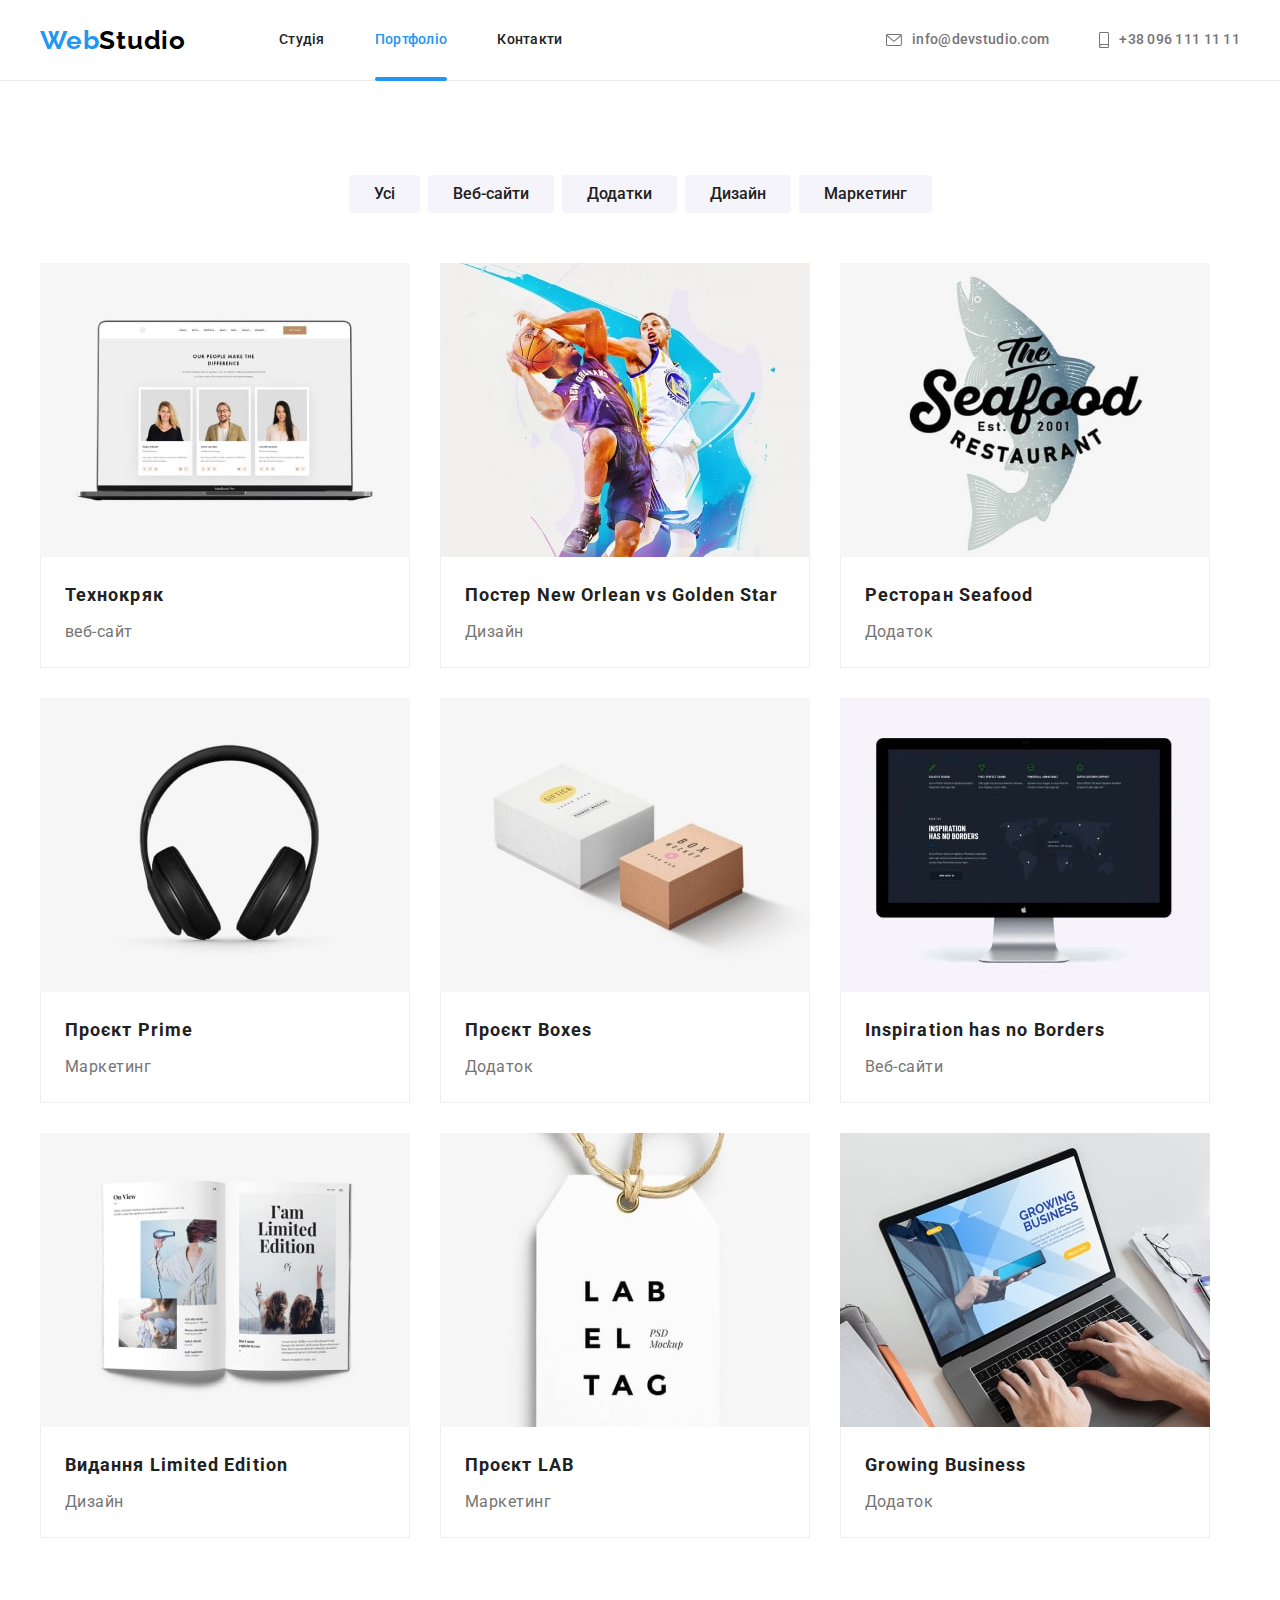
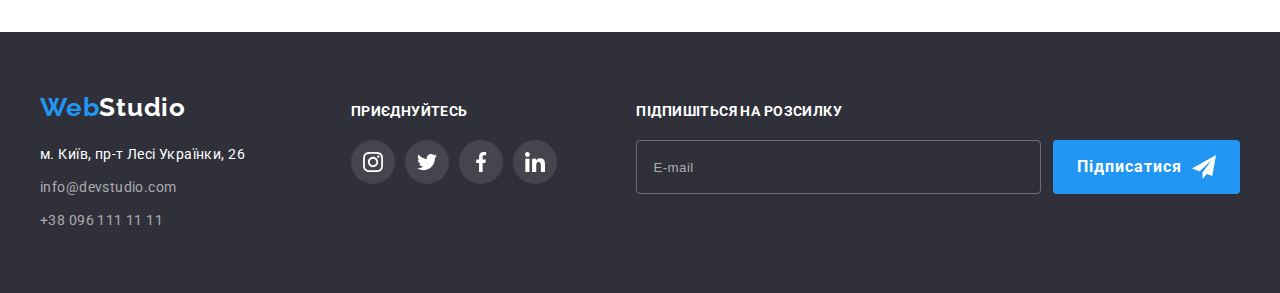
<file: portfolio.html>
<!DOCTYPE html>
<html lang="uk">
  <head>
    <meta charset="UTF-8" />
    <meta http-equiv="X-UA-Compatible" content="IE=edge" />
    <meta name="viewport" content="width=device-width, initial-scale=1.0" />
    <title>WebStudio</title>
    <link
      rel="stylesheet"
      href="https://cdnjs.cloudflare.com/ajax/libs/modern-normalize/1.1.0/modern-normalize.min.css"
      integrity="sha512-wpPYUAdjBVSE4KJnH1VR1HeZfpl1ub8YT/NKx4PuQ5NmX2tKuGu6U/JRp5y+Y8XG2tV+wKQpNHVUX03MfMFn9Q=="
      crossorigin="anonymous"
      referrerpolicy="no-referrer"
    />
    <link rel="stylesheet" href="./css/styles.css" />
    <link rel="preconnect" href="https://fonts.googleapis.com" />
    <link rel="preconnect" href="https://fonts.gstatic.com" crossorigin />
    <link
      href="https://fonts.googleapis.com/css2?family=Raleway:wght@700&family=Roboto:wght@400;500;700;900&display=swap"
      rel="stylesheet"
    />
  </head>
  <body>
    <header class="header">
      <div class="container">
        <nav class="header-navigation">
          <a href="./index.html" class="header-logo"
            ><span class="logo-web">Web</span>Studio</a
          >
          <ul class="nav-list">
            <li><a href="./index.html" class="nav-link">Студія</a></li>
            <li>
              <a href="./portfolio.html" class="nav-link active">Портфоліо</a>
            </li>
            <li><a href="#" class="nav-link">Контакти</a></li>
          </ul>
        </nav>
        <ul class="contacts-list">
          <li class="contact-item">
            <a class="contact-header-link" href="mailto:info@devstudio.com"
              ><svg class="contacts-icon" width="16" height="12">
                <use href="./images/symbol-defs.svg#icon-envelope"></use></svg
              >info@devstudio.com</a
            >
          </li>
          <li class="contact-item">
            <a class="contact-header-link" href="tel:+380961111111"
              ><svg class="contacts-icon" width="10" height="16">
                <use href="./images/symbol-defs.svg#icon-smartphone"></use></svg
              >+38 096 111 11 11</a
            >
          </li>
        </ul>
      </div>
    </header>
    <main class="main">
      <section class="portfolio">
        <div class="container">
          <ul class="filter-buttons">
            <li><button type="button" class="button-secondary">Усі</button></li>
            <li>
              <button type="button" class="button-secondary">Веб-сайти</button>
            </li>
            <li>
              <button type="button" class="button-secondary">Додатки</button>
            </li>
            <li>
              <button type="button" class="button-secondary">Дизайн</button>
            </li>
            <li>
              <button type="button" class="button-secondary">Маркетинг</button>
            </li>
          </ul>
          <ul class="portfolio-list">
            <li class="portfolio-item">
              <a
                class="portfolio-link"
                href="#"
                target="_blank"
                rel="noopener noreferrer nofolow"
              >
                <div class="portfolio-animation-box">
                  <img
                    src="./images/technocrack.jpg"
                    alt="Веб-сайт"
                    width="370"
                  />
                  <p class="overlay">
                    Ресурс пропонує комплексні пропозиції з різним рівнем
                    функціоналу та сервісів. Все це дозволить відвідувачу
                    отримати вичерпні відомості про компанію чи приватну особу.
                  </p>
                </div>
                <div class="portfolio-item-border">
                  <h2 class="portfolio-title">Технокряк</h2>
                  <p class="portfolio-description">веб-сайт</p>
                </div>
              </a>
            </li>
            <li class="portfolio-item">
              <a
                class="portfolio-link"
                href="#"
                target="_blank"
                rel="noopener noreferrer nofolow"
              >
                <div class="portfolio-animation-box">
                  <img src="./images/poster.jpg" alt="постер" width="370" />
                  <p class="overlay">
                    Ресурс пропонує комплексні пропозиції з різним рівнем
                    функціоналу та сервісів. Все це дозволить відвідувачу
                    отримати вичерпні відомості про компанію чи приватну особу.
                  </p>
                </div>
                <div class="portfolio-item-border">
                  <h2 class="portfolio-title">
                    Постер New Orlean vs Golden Star
                  </h2>
                  <p class="portfolio-description">Дизайн</p>
                </div>
              </a>
            </li>
            <li class="portfolio-item">
              <a
                class="portfolio-link"
                href="#"
                target="_blank"
                rel="noopener noreferrer nofolow"
              >
                <div class="portfolio-animation-box">
                  <img
                    src="./images/restaurant.jpg"
                    alt="лого ресторану"
                    width="370"
                  />
                  <p class="overlay">
                    Ресурс пропонує комплексні пропозиції з різним рівнем
                    функціоналу та сервісів. Все це дозволить відвідувачу
                    отримати вичерпні відомості про компанію чи приватну особу.
                  </p>
                </div>
                <div class="portfolio-item-border">
                  <h2 class="portfolio-title">Ресторан Seafood</h2>
                  <p class="portfolio-description">Додаток</p>
                </div>
              </a>
            </li>
            <li class="portfolio-item">
              <a
                class="portfolio-link"
                href="#"
                target="_blank"
                rel="noopener noreferrer nofolow"
              >
                <div class="portfolio-animation-box">
                  <img
                    src="./images/headphones.jpg"
                    alt="навушники"
                    width="370"
                  />
                  <p class="overlay">
                    Ресурс пропонує комплексні пропозиції з різним рівнем
                    функціоналу та сервісів. Все це дозволить відвідувачу
                    отримати вичерпні відомості про компанію чи приватну особу.
                  </p>
                </div>
                <div class="portfolio-item-border">
                  <h2 class="portfolio-title">Проєкт Prime</h2>
                  <p class="portfolio-description">Маркетинг</p>
                </div>
              </a>
            </li>
            <li class="portfolio-item">
              <a
                class="portfolio-link"
                href="#"
                target="_blank"
                rel="noopener noreferrer nofolow"
              >
                <div class="portfolio-animation-box">
                  <img src="./images/boxes.jpg" alt="коробочка" width="370" />
                  <p class="overlay">
                    Ресурс пропонує комплексні пропозиції з різним рівнем
                    функціоналу та сервісів. Все це дозволить відвідувачу
                    отримати вичерпні відомості про компанію чи приватну особу.
                  </p>
                </div>
                <div class="portfolio-item-border">
                  <h2 class="portfolio-title">Проєкт Boxes</h2>
                  <p class="portfolio-description">Додаток</p>
                </div>
              </a>
            </li>
            <li class="portfolio-item">
              <a
                class="portfolio-link"
                href="#"
                target="_blank"
                rel="noopener noreferrer nofolow"
              >
                <div class="portfolio-animation-box">
                  <img src="./images/web-site.jpg" alt="веб-сайт" width="370" />
                  <p class="overlay">
                    Ресурс пропонує комплексні пропозиції з різним рівнем
                    функціоналу та сервісів. Все це дозволить відвідувачу
                    отримати вичерпні відомості про компанію чи приватну особу.
                  </p>
                </div>
                <div class="portfolio-item-border">
                  <h2 class="portfolio-title">Inspiration has no Borders</h2>
                  <p class="portfolio-description">Веб-сайти</p>
                </div>
              </a>
            </li>
            <li class="portfolio-item">
              <a
                class="portfolio-link"
                href="#"
                target="_blank"
                rel="noopener noreferrer nofolow"
              >
                <div class="portfolio-animation-box">
                  <img src="./images/publication.jpg" alt="книга" width="370" />
                  <p class="overlay">
                    Ресурс пропонує комплексні пропозиції з різним рівнем
                    функціоналу та сервісів. Все це дозволить відвідувачу
                    отримати вичерпні відомості про компанію чи приватну особу.
                  </p>
                </div>
                <div class="portfolio-item-border">
                  <h2 class="portfolio-title">Видання Limited Edition</h2>
                  <p class="portfolio-description">Дизайн</p>
                </div>
              </a>
            </li>
            <li class="portfolio-item">
              <a
                class="portfolio-link"
                href="#"
                target="_blank"
                rel="noopener noreferrer nofolow"
              >
                <div class="portfolio-animation-box">
                  <img src="./images/lab.jpg" alt="лого проекту" width="370" />
                  <p class="overlay">
                    Ресурс пропонує комплексні пропозиції з різним рівнем
                    функціоналу та сервісів. Все це дозволить відвідувачу
                    отримати вичерпні відомості про компанію чи приватну особу.
                  </p>
                </div>
                <div class="portfolio-item-border">
                  <h2 class="portfolio-title">Проєкт LAB</h2>
                  <p class="portfolio-description">Маркетинг</p>
                </div>
              </a>
            </li>
            <li class="portfolio-item">
              <a
                class="portfolio-link"
                href="#"
                target="_blank"
                rel="noopener noreferrer nofolow"
              >
                <div class="portfolio-animation-box">
                  <img src="./images/app.jpg" alt="додаток" width="370" />
                  <p class="overlay">
                    Ресурс пропонує комплексні пропозиції з різним рівнем
                    функціоналу та сервісів. Все це дозволить відвідувачу
                    отримати вичерпні відомості про компанію чи приватну особу.
                  </p>
                </div>
                <div class="portfolio-item-border">
                  <h2 class="portfolio-title">Growing Business</h2>
                  <p class="portfolio-description">Додаток</p>
                </div>
              </a>
            </li>
          </ul>
        </div>
      </section>
    </main>
    <footer class="footer">
      <div class="container">
        <div class="footer-adress-section">
          <a href="#" class="footer-logo"
            ><span class="logo-web">Web</span>Studio</a
          >
          <address class="address">
            <ul class="address-list">
              <li class="address-item">
                <a
                  href="https://goo.gl/maps/hwoyvG3h6WkW7fARA"
                  target="_blank"
                  rel="noopener noreferrer nofolow"
                  class="map-link"
                >
                  м. Київ, пр-т Лесі Українки, 26
                </a>
              </li>
              <li class="address-item">
                <a href="mailto:info@devstudio.com" class="address-link"
                  >info@devstudio.com</a
                >
              </li>
              <li class="address-item">
                <a href="tel:+380961111111" class="address-link"
                  >+38 096 111 11 11</a
                >
              </li>
            </ul>
          </address>
        </div>
        <div class="footer-soc-section">
          <p class="footer-soc-description">приєднуйтесь</p>
          <ul class="footer-soc-list">
            <li class="footer-soc-list-item">
              <a
                class="footer-soc-link"
                href="https://www.instagram.com/"
                target="_blank"
                rel="noopener noreferrer nofolow"
                ><svg class="footer-soc-icon" width="20" height="20">
                  <use
                    href="./images/symbol-defs.svg#icon-instagram"
                  ></use></svg
              ></a>
            </li>
            <li class="footer-soc-list-item">
              <a
                class="footer-soc-link"
                href="https://twitter.com/?lang=uk"
                target="_blank"
                rel="noopener noreferrer nofolow"
                ><svg class="footer-soc-icon" width="20" height="20">
                  <use href="./images/symbol-defs.svg#icon-twitter"></use></svg
              ></a>
            </li>
            <li class="footer-soc-list-item">
              <a
                class="footer-soc-link"
                href="https://www.facebook.com/"
                target="_blank"
                rel="noopener noreferrer nofolow"
                ><svg class="footer-soc-icon" width="20" height="20">
                  <use href="./images/symbol-defs.svg#icon-facebook"></use></svg
              ></a>
            </li>
            <li class="footer-soc-list-item">
              <a
                class="footer-soc-link"
                href="https://www.linkedin.com/"
                target="_blank"
                rel="noopener noreferrer nofolow"
                ><svg class="footer-soc-icon" width="20" height="20">
                  <use href="./images/symbol-defs.svg#icon-linkedin"></use></svg
              ></a>
            </li>
          </ul>
        </div>
        <div class="foter-sub-section">
          <p class="footer-sub-description">Підпишіться на розсилку</p>
          <div class="footer-sub-form">
            <input class="footer-sub-input" type="text" placeholder="E-mail" />
            <button class="button subscribe">
              Підписатися
              <svg width="24" height="24">
                <use href="./images/symbol-defs.svg#icon-plain"></use>
              </svg>
            </button>
          </div>
        </div>
      </div>
    </footer>
  </body>
</html>
</file>
<file: css/styles.css>
/* колір заголовків #212121 */
/* колір вторинного тексту #757575 */
/* колір акцентів #2196F3 */
/* колір ховеру фокусу #188ce8 */
/* колір основного фона #FFFFFF */
/* колір вторинного фона #2F303A */
/* колір акцентованого фону #F5F4FA */
/* колір обводки #eeeeee */

:root {
  --title-text-color: #212121;
  --paragraph-text-color: #757575;
  --secondary-text-color: #ffffff;
  --accent-color: #2196f3;
  --hover-focus-color: #188ce8;
  --background-main-color: #ffffff;
  --background-footer-color: #2f303a;
  --background-secondary-color: #f5f4fa;
  --border-item-color: #eeeeee;
  --secondary-icon-color: #afb1b8;
  --main-font: 'Roboto';
}

p,
h1,
h2,
h3,
h4,
h5,
h6 {
  margin: 0;
}

ul,
ol {
  margin: 0;
  padding-left: 0;
}

address {
  font-style: normal;
}

img {
  display: block;
  max-width: 100%;
  height: auto;
}

body {
  margin: 0;
  background: var(--background-main-color);
  color: var(--title-text-color);
  font-family: var(--main-font), sans-serif;
}
.container {
  margin: 0 auto;
  width: 1200px;
  padding-left: 15px;
  padding-right: 15px;
}

/* ---------------------- buttons ---------------------- */
.button {
  padding: 10px 32px;
  border-radius: 4px;
  border: 0px;
  font-family: inherit;
  font-weight: 700;
  font-size: 16px;
  line-height: 1.88;
  letter-spacing: 0.06em;
  color: var(--secondary-text-color);
  background-color: var(--accent-color);
  cursor: pointer;
  transition-property: background-color;
  transition-duration: 250ms;
  transition-timing-function: cubic-bezier(0.4, 0, 0.2, 1);
}
.modal {
  padding: 10px 52px;
}
.subscribe {
  padding: 10px 24px;
  display: flex;
  align-items: center;
  gap: 10px;
  fill: var(--background-main-color);
}
.button:hover {
  background-color: var(--hover-focus-color);
}
.button:focus {
  background-color: var(--hover-focus-color);
}
.button-secondary {
  padding: 6px 25px;
  border-radius: 4px;
  border: 0px;
  font-family: inherit;
  font-weight: 500;
  font-size: 16px;
  line-height: 1.62;
  color: var(--title-text-color);
  background-color: var(--background-secondary-color);
  cursor: pointer;
  transition-property: color, background-color, box-shadow;
  transition-duration: 250ms;
  transition-timing-function: cubic-bezier(0.4, 0, 0.2, 1);
}
.button-secondary:hover {
  color: var(--secondary-text-color);
  background-color: var(--accent-color);
  box-shadow: 0px 3px 1px rgba(0, 0, 0, 0.1), 0px 1px 2px rgba(0, 0, 0, 0.08),
    0px 2px 2px rgba(0, 0, 0, 0.12);
}
.button-secondary:focus {
  color: var(--secondary-text-color);
  background-color: var(--accent-color);
  box-shadow: 0px 3px 1px rgba(0, 0, 0, 0.1), 0px 1px 2px rgba(0, 0, 0, 0.08),
    0px 2px 2px rgba(0, 0, 0, 0.12);
}

/* ----------------------- header ---------------------- */
.header {
  background: var(--background-main-color);
  border-bottom: 1px solid #ececec;
}

.header > .container {
  display: flex;
  justify-content: space-between;
}
.header-navigation {
  display: flex;
  align-items: center;
}
.header-logo {
  margin-right: 93px;

  font-family: 'Raleway';
  font-weight: 700;
  font-size: 26px;
  line-height: 1.19;
  text-decoration: none;
  letter-spacing: 0.03em;

  color: #000000;
}
.logo-web {
  color: var(--accent-color);
}

/* ------------------------------ navigation ---------------------------------- */
.nav-list {
  display: flex;
  list-style: none;
  gap: 50px;
}
.nav-link {
  display: block;
  padding-top: 32px;
  padding-bottom: 32px;
  font-weight: 500;
  font-size: 14px;
  line-height: 1.14;
  letter-spacing: 0.02em;
  text-decoration: none;
  color: var(--title-text-color);
  outline: 0;
  position: relative;

  transition-property: color;
  transition-duration: 250ms;
  transition-timing-function: cubic-bezier(0.4, 0, 0.2, 1);
}

.nav-link:hover {
  color: var(--accent-color);
}

.nav-link:focus {
  color: var(--accent-color);
}

.nav-link.active {
  color: var(--accent-color);
}

.nav-link::before {
  content: '';
  width: 100%;
  height: 4px;
  border-radius: 2px;
  background-color: var(--accent-color);
  position: absolute;
  bottom: -1px;
  transform: scaleX(0);
  opacity: 0;
  transition-property: transform, opacity;
  transition-duration: 250ms;
  transition-timing-function: cubic-bezier(0.4, 0, 0.2, 1);
}
.nav-link:hover::before,
.nav-link:focus::before {
  transform: scaleX(1);
  opacity: 1;
}

.active::before {
  transform: scaleX(1);
  opacity: 1;
}

/* ---------------------------- header contacts ------------------------------- */
.contacts-list {
  display: flex;
  align-items: center;
  gap: 50px;
  list-style: none;
}

.contact-header-link {
  display: flex;
  align-items: center;
  gap: 10px;
  padding-top: 32px;
  padding-bottom: 32px;
  font-weight: 500;
  font-size: 14px;
  line-height: 1.14;
  letter-spacing: 0.02em;
  color: var(--paragraph-text-color);
  text-decoration: none;
  outline: 0;

  transition-property: color;
  transition-duration: 250ms;
  transition-timing-function: cubic-bezier(0.4, 0, 0.2, 1);
}

.contacts-icon {
  fill: currentColor;
  transition-property: fill;
  transition-duration: 250ms;
  transition-timing-function: cubic-bezier(0.4, 0, 0.2, 1);
}

.contact-header-link:hover,
.contact-header-link:focus {
  color: var(--accent-color);
}

/* --------------------------------- hero ------------------------------------- */
.hero {
  padding-top: 200px;
  padding-bottom: 200px;
  margin: 0 auto;

  text-align: center;
  background-color: var(--background-footer-color);
  background-image: linear-gradient(
      rgba(47, 48, 58, 0.4),
      rgba(47, 48, 58, 0.4)
    ),
    url(../images/hero-background.jpg);
  background-repeat: no-repeat;
  background-position: center;
  background-size: cover;
  max-width: 1600px;
}

.hero-title {
  margin-bottom: 30px;
  margin-left: auto;
  margin-right: auto;
  width: 696px;

  font-weight: 900;
  font-size: 44px;
  line-height: 1.36;

  letter-spacing: 0.06em;
  text-transform: uppercase;

  color: var(--secondary-text-color);
}

/* -------------------------------- benefits ---------------------------------- */
.benefits {
  padding-top: 94px;
  padding-bottom: 94px;
}
.visualy-hidden {
  position: absolute;
  white-space: nowrap;
  width: 1px;
  height: 1px;
  overflow: hidden;
  border: 0;
  padding: 0;
  clip: rect(0 0 0 0);
  clip-path: inset(50%);
  margin: -1px;
}

.benefits-list {
  display: flex;
  gap: 30px;
  list-style: none;
}
.benefits-item {
  width: 270px;
}

.benefits-item:nth-child(1)::before {
  content: '';
  display: block;
  width: 270px;
  height: 120px;
  border-radius: 4px;
  background-image: url(../images/sputnik.svg);
  background-color: var(--background-secondary-color);
  background-repeat: no-repeat;
  background-position: center;
  margin-bottom: 30px;
}

.benefits-item:nth-child(2)::before {
  content: '';
  display: block;
  width: 270px;
  height: 120px;
  border-radius: 4px;
  background-image: url(../images/clock.svg);
  background-color: var(--background-secondary-color);
  background-repeat: no-repeat;
  background-position: center;
  margin-bottom: 30px;
}
.benefits-item:nth-child(3)::before {
  content: '';
  display: block;
  width: 270px;
  height: 120px;
  border-radius: 4px;
  background-image: url(../images/diagram.svg);
  background-color: var(--background-secondary-color);
  background-repeat: no-repeat;
  background-position: center;
  margin-bottom: 30px;
}
.benefits-item:nth-child(4)::before {
  content: '';
  display: block;
  width: 270px;
  height: 120px;
  border-radius: 4px;
  background-image: url(../images/astronaut.svg);
  background-color: var(--background-secondary-color);
  background-repeat: no-repeat;
  background-position: center;
  margin-bottom: 30px;
}

.benefits-title {
  margin-bottom: 10px;

  font-weight: 700;
  font-size: 14px;
  line-height: 1.14;
  text-transform: uppercase;
}
.benefits-description {
  font-size: 14px;
  line-height: 1.71;
  color: var(--paragraph-text-color);
}

/* ------------------------------- projects ----------------------------------- */
.projects {
  padding-top: 0px;
  padding-bottom: 94px;
}
.projects-title {
  margin-bottom: 50px;

  font-weight: 700;
  font-size: 36px;
  line-height: 1.16;
  text-align: center;
  letter-spacing: 0.03em;
}
.projects-list {
  display: flex;
  gap: 30px;

  list-style: none;
}

.projects-item {
  position: relative;
}

.projects-description {
  font-weight: 700;
  font-size: 14px;
  line-height: 1.14;
  letter-spacing: 0.03em;
  text-align: center;
  text-transform: uppercase;
  color: var(--secondary-text-color);

  position: absolute;
  bottom: 0;
  width: 100%;
  height: 70px;
  display: flex;
  align-items: center;
  justify-content: center;

  background-image: linear-gradient(
    rgba(47, 48, 58, 0.8),
    rgba(47, 48, 58, 0.8)
  );
}

/* --------------------------------- team ------------------------------------- */
.team {
  padding-top: 94px;
  padding-bottom: 94px;

  background-color: var(--background-secondary-color);
}
.team-title {
  margin-bottom: 50px;

  font-weight: 700;
  font-size: 36px;
  line-height: 1.16;
  text-align: center;
  letter-spacing: 0.03em;
}
.team-list {
  display: flex;
  gap: 30px;
  list-style: none;
}
.team-item {
  border-radius: 0px 0px 4px 4px;
  box-shadow: 0px 1px 3px rgba(0, 0, 0, 0.12), 0px 1px 1px rgba(0, 0, 0, 0.14),
    0px 2px 1px rgba(0, 0, 0, 0.2);

  text-align: center;

  width: 270px;
  background-color: var(--background-main-color);
}

.team-item > div {
  padding-top: 30px;
  padding-bottom: 30px;
}

.team-member {
  margin-bottom: 10px;

  font-weight: 500;
  font-size: 16px;
  line-height: 1.19;

  letter-spacing: 0.03em;
}
.team-member-description {
  line-height: 1.19;
  letter-spacing: 0.03em;

  margin-bottom: 16px;

  color: var(--paragraph-text-color);
}

.team-soc-list {
  display: flex;
  justify-content: center;
  gap: 10px;
  list-style: none;
}
.team-soc-list-item {
  width: 44px;
  height: 44px;
}

.team-soc-link {
  width: 100%;
  height: 100%;
  display: flex;
  justify-content: center;
  align-items: center;
  border-radius: 50%;
  fill: var(--secondary-icon-color);
  outline: 0;

  transition-property: fill, background-color;
  transition-duration: 250ms;
  transition-timing-function: cubic-bezier(0.4, 0, 0.2, 1);
}

.team-soc-link:focus,
.team-soc-link:hover {
  background-color: var(--accent-color);
  fill: #ffffff;
}

/* ------------------------------ clients ------------------------------------ */
.clients {
  padding-top: 94px;
  padding-bottom: 94px;
}

.clients-title {
  margin-bottom: 50px;

  font-weight: 700;
  font-size: 36px;
  line-height: 1.16;
  text-align: center;
  letter-spacing: 0.03em;
}

.clients-list {
  display: flex;
  gap: 30px;
  list-style: none;
}

.clients-item {
  width: 170px;
  height: 92px;
}

.clients-link {
  display: flex;
  width: 100%;
  height: 100%;
  border: 1px solid var(--secondary-icon-color);
  border-radius: 4px;
  align-items: center;
  justify-content: center;
  transition-property: border;
  transition-duration: 250ms;
  transition-timing-function: cubic-bezier(0.4, 0, 0.2, 1);
  outline: 0;
}

.clients-icon {
  fill: var(--secondary-icon-color);
  transition-property: fill;
  transition-duration: 250ms;
  transition-timing-function: cubic-bezier(0.4, 0, 0.2, 1);
}

.clients-link:hover .clients-icon {
  fill: var(--hover-focus-color);
}
.clients-link:focus .clients-icon {
  fill: var(--hover-focus-color);
}
.clients-link:hover {
  border: 1px solid var(--hover-focus-color);
}
.clients-link:focus {
  border: 1px solid var(--hover-focus-color);
}

/* ------------------------------- footer ------------------------------------ */
.footer {
  padding: 60px 0px;
  background-color: var(--background-footer-color);
}

.footer > .container {
  display: flex;
  align-items: baseline;
}
.footer-adress-section {
  margin-right: auto;
}
.footer-logo {
  display: inline-block;
  margin-bottom: 20px;
  font-family: 'Raleway';
  font-weight: 700;
  font-size: 26px;
  line-height: 1.19;
  text-decoration: none;
  letter-spacing: 0.03em;
  color: var(--secondary-text-color);
  text-decoration: none;
}
.address {
  width: 231px;
  font-style: normal;
}
.address-list {
  list-style: none;
}
.address-item:not(:last-child) {
  margin-bottom: 9px;
}
.map-link {
  font-size: 14px;
  line-height: 1.71;
  letter-spacing: 0.03em;
  color: var(--secondary-text-color);
  text-decoration: none;

  transition-property: color;
  transition-duration: 250ms;
  transition-timing-function: cubic-bezier(0.4, 0, 0.2, 1);
}
.map-link:hover {
  color: var(--accent-color);
}
.map-link:focus {
  color: var(--accent-color);
}
.address-link {
  font-size: 14px;
  line-height: 1.71;
  letter-spacing: 0.03em;
  color: rgba(255, 255, 255, 0.6);
  text-decoration: none;
  transition-property: color;
  transition-duration: 250ms;
  transition-timing-function: cubic-bezier(0.4, 0, 0.2, 1);
}
.address-link:hover {
  color: var(--accent-color);
}
.address-link:focus {
  color: var(--accent-color);
}
.footer-soc-section {
  margin-right: auto;
}
.footer-soc-description {
  margin-bottom: 20px;
  font-weight: 700;
  font-size: 14px;
  line-height: 1.14;
  letter-spacing: 0.03em;
  text-transform: uppercase;
  color: var(--secondary-text-color);
}
.footer-soc-list {
  display: flex;
  gap: 10px;
  list-style: none;
}
.footer-soc-list-item {
  width: 44px;
  height: 44px;
}

.footer-soc-link {
  display: flex;
  justify-content: center;
  align-items: center;
  border-radius: 50%;
  background-color: rgba(255, 255, 255, 0.1);
  width: 100%;
  height: 100%;
  fill: #ffffff;
  outline: 0;
  transition-property: background-color;
  transition-duration: 250ms;
  transition-timing-function: cubic-bezier(0.4, 0, 0.2, 1);
}
.footer-soc-link:hover,
.footer-soc-link:focus {
  background-color: var(--hover-focus-color);
  border-radius: 50%;
}
.footer-sub-description {
  margin-bottom: 20px;
  font-weight: 700;
  font-size: 14px;
  line-height: 1.14;
  letter-spacing: 0.03em;
  text-transform: uppercase;
  color: var(--secondary-text-color);
}
.footer-sub-form {
  display: flex;
  gap: 12px;
}
.footer-sub-input {
  color: var(--secondary-text-color);
  line-height: 1.25;
  letter-spacing: 0.03em;
  width: 385px;
  height: 50px;
  border: 1px solid rgba(255, 255, 255, 0.3);
  border-radius: 4px;
  background-color: transparent;
  padding-left: 16px;
  outline: none;
  transition-property: border-color;
  transition-duration: 250ms;
  transition-timing-function: cubic-bezier(0.4, 0, 0.2, 1);
}
.footer-sub-input::placeholder {
  line-height: 1.25;
  letter-spacing: 0.03em;
  color: rgba(255, 255, 255, 0.6);
}
.footer-sub-input:hover,
.footer-sub-input:focus {
  border-color: var(--accent-color);
}

/* --------------------- portfolio second page -------------------- */
.portfolio {
  padding-top: 94px;
  padding-bottom: 94px;
}
.filter-buttons {
  display: flex;
  gap: 8px;
  justify-content: center;
  text-align: center;
  margin-bottom: 50px;
  list-style: none;
}

.portfolio-list {
  display: flex;
  flex-wrap: wrap;
  gap: 30px;
  list-style: none;
}

.portfolio-item {
  width: 370px;
}

.portfolio-link {
  display: block;
  text-decoration: none;
  outline: 0;

  transition-property: box-shadow;
  transition-duration: 250ms;
  transition-timing-function: cubic-bezier(0.4, 0, 0.2, 1);
}

.portfolio-link:hover,
.portfolio-link:focus {
  box-shadow: 0px 1px 1px rgba(0, 0, 0, 0.12), 0px 4px 4px rgba(0, 0, 0, 0.06),
    1px 4px 6px rgba(0, 0, 0, 0.16);
}

.portfolio-item-border {
  padding: 20px 24px;
  border-right: 1px solid var(--border-item-color);
  border-bottom: 1px solid var(--border-item-color);
  border-left: 1px solid var(--border-item-color);
}
.portfolio-title {
  margin-bottom: 4px;

  font-size: 18px;
  line-height: 2;
  letter-spacing: 0.06em;

  color: var(--title-text-color);
}
.portfolio-description {
  line-height: 1.88;
  letter-spacing: 0.03em;
  color: var(--paragraph-text-color);
}
.portfolio-animation-box {
  position: relative;
  overflow: hidden;
}
.overlay {
  display: flex;
  position: absolute;
  top: 0;
  height: 100%;
  padding: 63px 24px;
  overflow: auto;
  font-size: 18px;
  line-height: 1.56;
  letter-spacing: 0.03em;
  color: var(--secondary-text-color);
  background-color: rgba(33, 150, 243, 0.9);
  transform: translateY(101%);
  transition-property: transform;
  transition-duration: 250ms;
  transition-timing-function: cubic-bezier(0.4, 0, 0.2, 1);
}
.portfolio-link:hover .overlay,
.portfolio-link:focus .overlay {
  transform: translate(0);
}

/* ---------------------------- MODAL ------------------------------ */
.backdrop {
  width: 100%;
  height: 100%;
  background-color: rgba(0, 0, 0, 0.2);
  position: fixed;
  top: 0;
  transition-property: opacity, visibility;
  transition-duration: 250ms;
  transition-timing-function: cubic-bezier(0.4, 0, 0.2, 1);
}
.modal-window {
  width: 528px;
  min-height: 581px;
  background-color: var(--background-main-color);
  border-radius: 4px;
  position: absolute;
  top: 50%;
  left: 50%;
  padding: 40px;
  transform: translate(-50%, -50%) scale(1);
  transition-property: transform, border-radius;
  transition-duration: 250ms;
  transition-timing-function: cubic-bezier(0.4, 0, 0.2, 1);
}
.backdrop.is-hidden .modal-window {
  transform: translate(-50%, -50%) scale(0);
  border-radius: 50%;
}
.close-modal {
  width: 30px;
  height: 30px;
  border-radius: 50%;
  border: 1px solid rgba(0, 0, 0, 0.1);
  background-color: transparent;
  cursor: pointer;
  display: flex;
  align-items: center;
  justify-content: center;
  position: absolute;
  right: 8px;
  top: 8px;
  outline: 0;
  transition-property: background-color, fill;
  transition-duration: 250ms;
  transition-timing-function: cubic-bezier(0.4, 0, 0.2, 1);
}
.close-modal:hover,
.close-modal:focus {
  background-color: var(--accent-color);
  fill: var(--background-main-color);
}

.is-hidden {
  opacity: 0;
  visibility: hidden;
  pointer-events: none;
}
.modal-title {
  font-weight: 700;
  font-size: 20px;
  line-height: 1.15;
  text-align: center;
  letter-spacing: 0.03em;
  margin-bottom: 12px;
}
.modal-input {
  width: 100%;
  height: 40px;
  padding-left: 42px;
  border: 1px solid rgba(33, 33, 33, 0.2);
  border-radius: 4px;
  font-size: 12px;
  line-height: 14px;
  letter-spacing: 1.16;
  outline: transparent;
  transition-property: border-color;
  transition-duration: 250ms;
  transition-timing-function: cubic-bezier(0.4, 0, 0.2, 1);
}
.modal-input:focus,
.modal-input:hover {
  border-color: var(--accent-color);
}
.modal-input:focus + .modal-icon,
.modal-input:hover + .modal-icon {
  fill: var(--accent-color);
}
.modal-textarea {
  width: 100%;
  height: 120px;
  padding: 12px 16px;
  border: 1px solid rgba(33, 33, 33, 0.2);
  border-radius: 4px;
  resize: none;
  font-size: 12px;
  line-height: 14px;
  letter-spacing: 1.16;
  outline: transparent;
  transition-property: border-color;
  transition-duration: 250ms;
  transition-timing-function: cubic-bezier(0.4, 0, 0.2, 1);
}
.modal-textarea:focus,
.modal-textarea:hover {
  border-color: var(--accent-color);
}
.modal-textarea::placeholder {
  font-size: 12px;
  line-height: 14px;
  letter-spacing: 1.16;
  color: rgba(117, 117, 117, 0.5);
}
.modal-textarea-wrap {
  margin-bottom: 20px;
}
.modal-lable {
  font-size: 12px;
  line-height: 1.16;
  letter-spacing: 0.01em;
  color: var(--paragraph-text-color);
}
.modal-field {
  margin-bottom: 10px;
}
.input-wrap {
  position: relative;
  display: flex;
  align-items: center;
}
.modal-icon {
  position: absolute;
  left: 12px;
  top: 50%;
  transform: translateY(-50%);
}
.modal-conditions-wrap {
  display: flex;
  margin-bottom: 30px;
  align-items: center;
  justify-content: center;
}
.form-conditions {
  font-size: 14px;
  line-height: 1.71;
  letter-spacing: 0.03em;
  color: var(--paragraph-text-color);
  display: flex;
  align-items: center;
  gap: 8px;
}
.form-conditions-link {
  font-size: 14px;
  line-height: 1.71;
  letter-spacing: 0.03em;
  color: var(--accent-color);
  margin-left: 5px;
}
.modal-button-wrap {
  text-align: center;
}

.form-conditions span {
  width: 16px;
  height: 15px;
  border: 2px solid var(--title-text-color);
  border-radius: 2px;
  display: flex;
  align-items: center;
  justify-content: center;
  fill: transparent;
}

.input-check:checked + .form-conditions span {
  fill: var(--background-main-color);
  background-color: var(--accent-color);
  border-color: transparent;
}

.input-check:focus + .form-conditions span {
  border-color: var(--accent-color);
}
</file>
